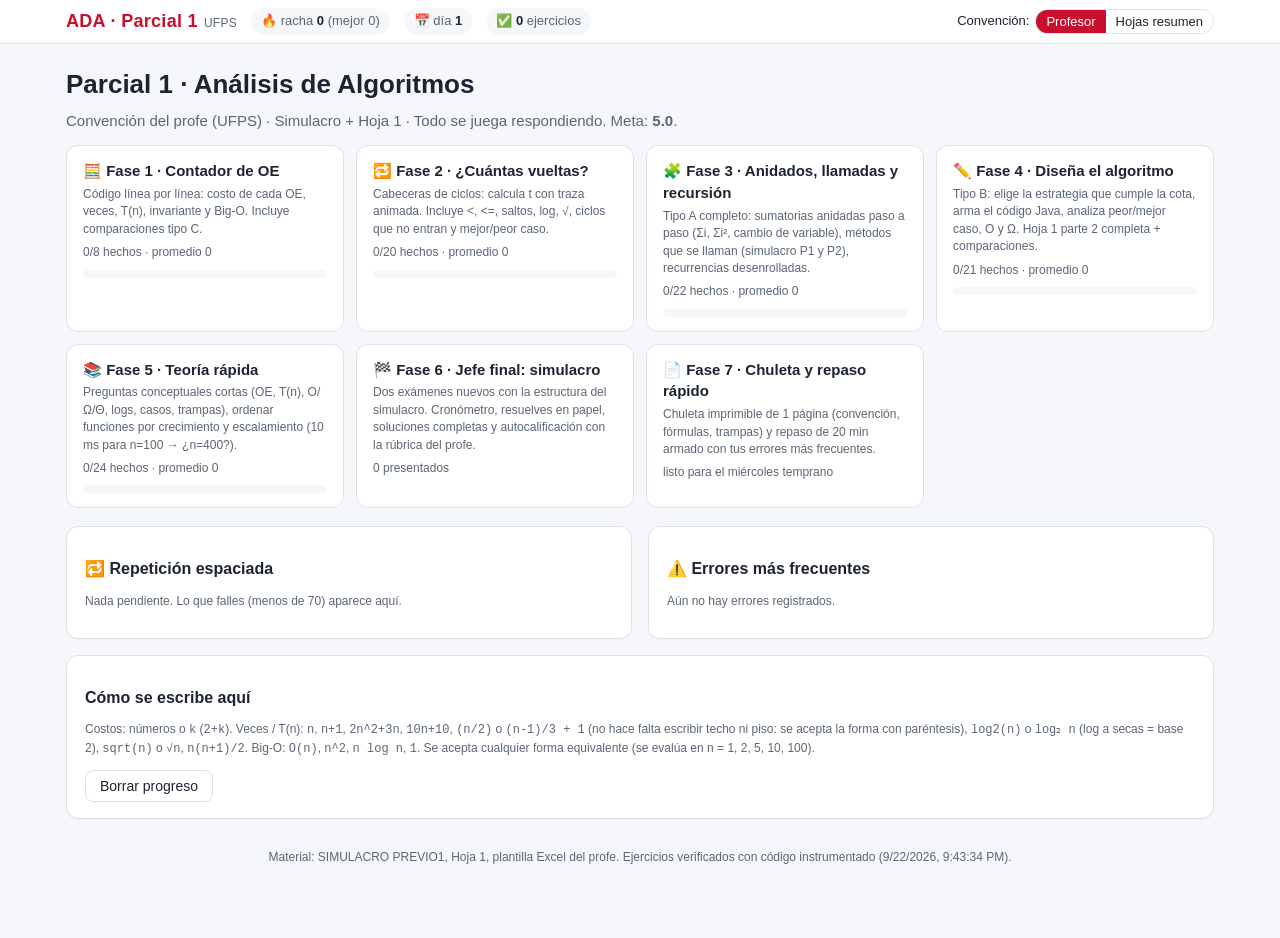
<file: index.html>
<!DOCTYPE html>
<html lang="es">
<head>
<meta charset="utf-8">
<meta name="viewport" content="width=device-width, initial-scale=1">
<title>Parcial ADA · Práctica</title>
<link rel="stylesheet" href="lib/katex/katex.min.css">
<link rel="stylesheet" href="css/estilo.css">
</head>
<body>
<header class="cab">
  <div class="fila">
    <a class="logo" href="#inicio">ADA · Parcial 1<small>UFPS</small></a>
    <span class="stat" id="stRacha"></span>
    <span class="stat" id="stDias"></span>
    <span class="stat" id="stHechos"></span>
    <span class="espacio"></span>
    <div class="conv" title="Convención de conteo de OE">Convención:
      <span class="sw"><button data-conv="prof">Profesor</button><button data-conv="hojas">Hojas resumen</button></span>
    </div>
  </div>
</header>
<main id="vista"></main>

<script src="lib/katex/katex.min.js"></script>
<script src="js/formulas.js"></script>
<script src="js/nucleo.js"></script>
<script src="data/_verificado.js"></script>
<script src="data/f1.js"></script>
<script src="data/f2.js"></script>
<script src="data/f3.js"></script>
<script src="data/f4.js"></script>
<script src="data/f5.js"></script>
<script src="data/f6.js"></script>
<script src="js/contador.js"></script>
<script src="js/vueltas.js"></script>
<script src="js/anidados.js"></script>
<script src="js/diseno.js"></script>
<script src="js/teoria.js"></script>
<script src="js/repaso.js"></script>
<script src="js/examen.js"></script>
<script src="js/app.js"></script>
</body>
</html>
</file>
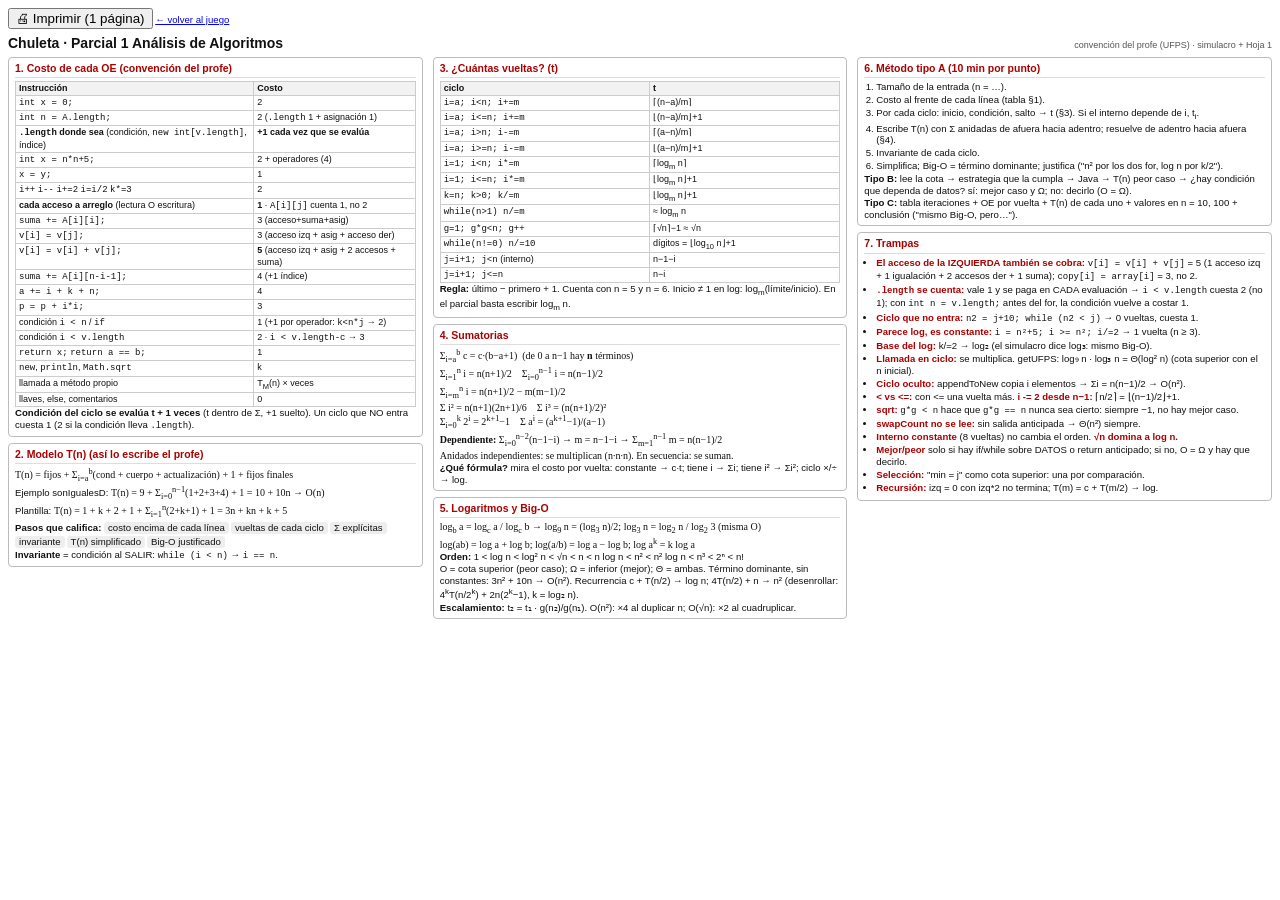
<file: chuleta.html>
<!DOCTYPE html>
<html lang="es">
<head>
<meta charset="utf-8">
<title>Chuleta · Parcial 1 ADA</title>
<style>
  @page { size: A4 portrait; margin: 8mm; }
  * { box-sizing: border-box; }
  body { font-family: "Segoe UI", Arial, sans-serif; font-size: 9.6px; line-height: 1.25; color: #111; margin: 0; padding: 8px; background: #fff; }
  h1 { font-size: 14px; margin: 0 0 4px; display: flex; justify-content: space-between; align-items: baseline; }
  h1 small { font-size: 9px; font-weight: 400; color: #555; }
  .cols { column-count: 3; column-gap: 10px; }
  .caja { break-inside: avoid; border: 1px solid #bbb; border-radius: 4px; padding: 4px 6px; margin: 0 0 6px; }
  .caja h2 { font-size: 10.5px; margin: 0 0 3px; padding-bottom: 2px; border-bottom: 1px solid #ddd; color: #a00; }
  table { border-collapse: collapse; width: 100%; font-size: 9px; }
  td, th { border: 1px solid #ccc; padding: 1px 3px; vertical-align: top; }
  th { background: #f2f2f2; text-align: left; font-weight: 600; }
  code { font-family: Consolas, "Courier New", monospace; font-size: 9px; }
  .f { font-family: "Cambria Math", "Times New Roman", serif; font-size: 10px; }
  ul { margin: 2px 0 2px 12px; padding: 0; } li { margin: 1px 0; }
  .trampa li b { color: #a00; }
  .noprint { margin-bottom: 6px; } @media print { .noprint { display: none; } body { padding: 0; } }
  .paso { display: inline-block; background: #eee; border-radius: 3px; padding: 0 4px; margin: 1px 2px 1px 0; }
</style>
</head>
<body>
<div class="noprint"><button onclick="window.print()">🖨 Imprimir (1 página)</button> <a href="index.html">← volver al juego</a></div>
<h1>Chuleta · Parcial 1 Análisis de Algoritmos <small>convención del profe (UFPS) · simulacro + Hoja 1</small></h1>
<div class="cols">

<div class="caja"><h2>1. Costo de cada OE (convención del profe)</h2>
<table>
<tr><th>Instrucción</th><th>Costo</th></tr>
<tr><td><code>int x = 0;</code></td><td>2</td></tr>
<tr><td><code>int n = A.length;</code></td><td>2 (<code>.length</code> 1 + asignación 1)</td></tr>
<tr><td><b><code>.length</code> donde sea</b> (condición, <code>new int[v.length]</code>, índice)</td><td><b>+1 cada vez que se evalúa</b></td></tr>
<tr><td><code>int x = n*n+5;</code></td><td>2 + operadores (4)</td></tr>
<tr><td><code>x = y;</code></td><td>1</td></tr>
<tr><td><code>i++</code> <code>i--</code> <code>i+=2</code> <code>i=i/2</code> <code>k*=3</code></td><td>2</td></tr>
<tr><td><b>cada acceso a arreglo</b> (lectura O escritura)</td><td><b>1</b> · <code>A[i][j]</code> cuenta 1, no 2</td></tr>
<tr><td><code>suma += A[i][i];</code></td><td>3 (acceso+suma+asig)</td></tr>
<tr><td><code>v[i] = v[j];</code></td><td>3 (acceso izq + asig + acceso der)</td></tr>
<tr><td><code>v[i] = v[i] + v[j];</code></td><td><b>5</b> (acceso izq + asig + 2 accesos + suma)</td></tr>
<tr><td><code>suma += A[i][n-i-1];</code></td><td>4 (+1 índice)</td></tr>
<tr><td><code>a += i + k + n;</code></td><td>4</td></tr>
<tr><td><code>p = p + i*i;</code></td><td>3</td></tr>
<tr><td>condición <code>i &lt; n</code> / <code>if</code></td><td>1 (+1 por operador: <code>k&lt;n*j</code> → 2)</td></tr>
<tr><td>condición <code>i &lt; v.length</code></td><td>2 · <code>i &lt; v.length-c</code> → 3</td></tr>
<tr><td><code>return x;</code> <code>return a == b;</code></td><td>1</td></tr>
<tr><td><code>new</code>, <code>println</code>, <code>Math.sqrt</code></td><td>k</td></tr>
<tr><td>llamada a método propio</td><td>T<sub>M</sub>(n) × veces</td></tr>
<tr><td>llaves, else, comentarios</td><td>0</td></tr>
</table>
<b>Condición del ciclo se evalúa t + 1 veces</b> (t dentro de Σ, +1 suelto). Un ciclo que NO entra cuesta 1 (2 si la condición lleva <code>.length</code>).</div>

<div class="caja"><h2>2. Modelo T(n) (así lo escribe el profe)</h2>
<div class="f">T(n) = fijos + Σ<sub>i=a</sub><sup>b</sup>(cond + cuerpo + actualización) + 1 + fijos finales</div>
Ejemplo sonIgualesD: <span class="f">T(n) = 9 + Σ<sub>i=0</sub><sup>n−1</sup>(1+2+3+4) + 1 = 10 + 10n → O(n)</span><br>
Plantilla: <span class="f">T(n) = 1 + k + 2 + 1 + Σ<sub>i=1</sub><sup>n</sup>(2+k+1) + 1 = 3n + kn + k + 5</span><br>
<b>Pasos que califica:</b> <span class="paso">costo encima de cada línea</span><span class="paso">vueltas de cada ciclo</span><span class="paso">Σ explícitas</span><span class="paso">invariante</span><span class="paso">T(n) simplificado</span><span class="paso">Big-O justificado</span><br>
<b>Invariante</b> = condición al SALIR: <code>while (i &lt; n)</code> → <code>i == n</code>.</div>

<div class="caja"><h2>3. ¿Cuántas vueltas? (t)</h2>
<table>
<tr><th>ciclo</th><th>t</th></tr>
<tr><td><code>i=a; i&lt;n; i+=m</code></td><td>⌈(n−a)/m⌉</td></tr>
<tr><td><code>i=a; i&lt;=n; i+=m</code></td><td>⌊(n−a)/m⌋+1</td></tr>
<tr><td><code>i=a; i&gt;n; i-=m</code></td><td>⌈(a−n)/m⌉</td></tr>
<tr><td><code>i=a; i&gt;=n; i-=m</code></td><td>⌊(a−n)/m⌋+1</td></tr>
<tr><td><code>i=1; i&lt;n; i*=m</code></td><td>⌈log<sub>m</sub> n⌉</td></tr>
<tr><td><code>i=1; i&lt;=n; i*=m</code></td><td>⌊log<sub>m</sub> n⌋+1</td></tr>
<tr><td><code>k=n; k&gt;0; k/=m</code></td><td>⌊log<sub>m</sub> n⌋+1</td></tr>
<tr><td><code>while(n&gt;1) n/=m</code></td><td>≈ log<sub>m</sub> n</td></tr>
<tr><td><code>g=1; g*g&lt;n; g++</code></td><td>⌈√n⌉−1 ≈ √n</td></tr>
<tr><td><code>while(n!=0) n/=10</code></td><td>dígitos = ⌊log<sub>10</sub> n⌋+1</td></tr>
<tr><td><code>j=i+1; j&lt;n</code> (interno)</td><td>n−1−i</td></tr>
<tr><td><code>j=i+1; j&lt;=n</code></td><td>n−i</td></tr>
</table>
<b>Regla:</b> último − primero + 1. Cuenta con n = 5 y n = 6. Inicio ≠ 1 en log: log<sub>m</sub>(límite/inicio). En el parcial basta escribir log<sub>m</sub> n.</div>

<div class="caja"><h2>4. Sumatorias</h2>
<div class="f">
Σ<sub>i=a</sub><sup>b</sup> c = c·(b−a+1) &nbsp;(de 0 a n−1 hay <b>n</b> términos)<br>
Σ<sub>i=1</sub><sup>n</sup> i = n(n+1)/2 &nbsp;&nbsp; Σ<sub>i=0</sub><sup>n−1</sup> i = n(n−1)/2<br>
Σ<sub>i=m</sub><sup>n</sup> i = n(n+1)/2 − m(m−1)/2<br>
Σ i² = n(n+1)(2n+1)/6 &nbsp;&nbsp; Σ i³ = (n(n+1)/2)²<br>
Σ<sub>i=0</sub><sup>k</sup> 2<sup>i</sup> = 2<sup>k+1</sup>−1 &nbsp;&nbsp; Σ a<sup>i</sup> = (a<sup>k+1</sup>−1)/(a−1)<br>
<b>Dependiente:</b> Σ<sub>i=0</sub><sup>n−2</sup>(n−1−i) → m = n−1−i → Σ<sub>m=1</sub><sup>n−1</sup> m = n(n−1)/2<br>
Anidados independientes: se multiplican (n·n·n). En secuencia: se suman.
</div>
<b>¿Qué fórmula?</b> mira el costo por vuelta: constante → c·t; tiene i → Σi; tiene i² → Σi²; ciclo ×/÷ → log.</div>

<div class="caja"><h2>5. Logaritmos y Big-O</h2>
<div class="f">log<sub>b</sub> a = log<sub>c</sub> a / log<sub>c</sub> b → log<sub>9</sub> n = (log<sub>3</sub> n)/2; log<sub>3</sub> n = log<sub>2</sub> n / log<sub>2</sub> 3 (misma O)<br>
log(ab) = log a + log b; log(a/b) = log a − log b; log a<sup>k</sup> = k log a</div>
<b>Orden:</b> 1 &lt; log n &lt; log² n &lt; √n &lt; n &lt; n log n &lt; n² &lt; n² log n &lt; n³ &lt; 2ⁿ &lt; n! <br>
O = cota superior (peor caso); Ω = inferior (mejor); Θ = ambas. Término dominante, sin constantes: 3n² + 10n → O(n²). Recurrencia c + T(n/2) → log n; 4T(n/2) + n → n² (desenrollar: 4<sup>k</sup>T(n/2<sup>k</sup>) + 2n(2<sup>k</sup>−1), k = log₂ n).<br>
<b>Escalamiento:</b> t₂ = t₁ · g(n₂)/g(n₁). O(n²): ×4 al duplicar n; O(√n): ×2 al cuadruplicar.</div>

<div class="caja"><h2>6. Método tipo A (10 min por punto)</h2>
<ol style="margin:2px 0 0 12px;padding:0">
<li>Tamaño de la entrada (n = …).</li>
<li>Costo al frente de cada línea (tabla §1).</li>
<li>Por cada ciclo: inicio, condición, salto → t (§3). Si el interno depende de i, t<sub>i</sub>.</li>
<li>Escribe T(n) con Σ anidadas de afuera hacia adentro; resuelve de adentro hacia afuera (§4).</li>
<li>Invariante de cada ciclo.</li>
<li>Simplifica; Big-O = término dominante; justifica ("n² por los dos for, log n por k/2").</li>
</ol>
<b>Tipo B:</b> lee la cota → estrategia que la cumpla → Java → T(n) peor caso → ¿hay condición que dependa de datos? sí: mejor caso y Ω; no: decirlo (O = Ω).<br>
<b>Tipo C:</b> tabla iteraciones + OE por vuelta + T(n) de cada uno + valores en n = 10, 100 + conclusión ("mismo Big-O, pero…").</div>

<div class="caja trampa"><h2>7. Trampas</h2>
<ul>
<li><b>El acceso de la IZQUIERDA también se cobra:</b> <code>v[i] = v[i] + v[j]</code> = 5 (1 acceso izq + 1 igualación + 2 accesos der + 1 suma); <code>copy[i] = array[i]</code> = 3, no 2.</li>
<li><b><code>.length</code> se cuenta:</b> vale 1 y se paga en CADA evaluación → <code>i &lt; v.length</code> cuesta 2 (no 1); con <code>int n = v.length;</code> antes del for, la condición vuelve a costar 1.</li>
<li><b>Ciclo que no entra:</b> <code>n2 = j+10; while (n2 &lt; j)</code> → 0 vueltas, cuesta 1.</li>
<li><b>Parece log, es constante:</b> <code>i = n²+5; i &gt;= n²; i/=2</code> → 1 vuelta (n ≥ 3).</li>
<li><b>Base del log:</b> k/=2 → log₂ (el simulacro dice log₃: mismo Big-O).</li>
<li><b>Llamada en ciclo:</b> se multiplica. getUFPS: log₉ n · log₃ n = Θ(log² n) (cota superior con el n inicial).</li>
<li><b>Ciclo oculto:</b> appendToNew copia i elementos → Σi = n(n−1)/2 → O(n²).</li>
<li><b>&lt; vs &lt;=:</b> con &lt;= una vuelta más. <b>i -= 2 desde n−1:</b> ⌈n/2⌉ = ⌊(n−1)/2⌋+1.</li>
<li><b>sqrt:</b> <code>g*g &lt; n</code> hace que <code>g*g == n</code> nunca sea cierto: siempre −1, no hay mejor caso.</li>
<li><b>swapCount no se lee:</b> sin salida anticipada → Θ(n²) siempre.</li>
<li><b>Interno constante</b> (8 vueltas) no cambia el orden. <b>√n domina a log n.</b></li>
<li><b>Mejor/peor</b> solo si hay if/while sobre DATOS o return anticipado; si no, O = Ω y hay que decirlo.</li>
<li><b>Selección:</b> "min = j" como cota superior: una por comparación.</li>
<li><b>Recursión:</b> izq = 0 con izq*2 no termina; T(m) = c + T(m/2) → log.</li>
</ul></div>

</div>
</body>
</html>
</file>
<file: css/estilo.css>
:root {
  --bg: #f6f7fb; --panel: #ffffff; --texto: #1d2430; --suave: #5b6675; --borde: #dde2ea;
  --acento: #c8102e; --acento2: #8a0b20; --ok: #1f9d55; --okbg: #e6f7ec; --mal: #d1352b; --malbg: #fdecea;
  --alt: #b7791f; --altbg: #fff6e0; --info: #2b6cb0; --infobg: #e8f1fb; --code: #f1f3f8;
  --mono: "Cascadia Code", "Fira Code", Consolas, "Courier New", monospace;
  --sans: "Segoe UI", Roboto, Helvetica, Arial, sans-serif;
}
* { box-sizing: border-box; }
html, body { margin: 0; padding: 0; background: var(--bg); color: var(--texto); font-family: var(--sans); font-size: 15px; line-height: 1.45; }
a { color: var(--info); }
button { font-family: inherit; font-size: 14px; cursor: pointer; border-radius: 8px; border: 1px solid var(--borde); background: #fff; padding: 7px 14px; color: var(--texto); transition: background .15s, transform .05s; }
button:hover { background: #f0f2f7; }
button:active { transform: translateY(1px); }
button.primario { background: var(--acento); border-color: var(--acento); color: #fff; font-weight: 600; }
button.primario:hover { background: var(--acento2); }
button.secundario { background: var(--infobg); border-color: #c5d8ee; color: var(--info); }
button:disabled { opacity: .5; cursor: not-allowed; }
input[type=text] { font-family: var(--mono); font-size: 14px; padding: 5px 8px; border: 1px solid var(--borde); border-radius: 6px; background: #fff; color: var(--texto); }
input[type=text]:focus { outline: 2px solid #c5d8ee; border-color: var(--info); }
input.ok { border-color: var(--ok); background: var(--okbg); }
input.mal { border-color: var(--mal); background: var(--malbg); }
input.alt { border-color: var(--alt); background: var(--altbg); }
code, .mono, pre, table.oe td.cod, input[type=text] { font-variant-ligatures: none; font-feature-settings: "liga" 0, "calt" 0; }
code, .mono { font-family: var(--mono); }

header.cab { background: #fff; border-bottom: 1px solid var(--borde); position: sticky; top: 0; z-index: 10; }
.cab .fila { max-width: 1180px; margin: 0 auto; display: flex; align-items: center; gap: 14px; padding: 8px 16px; flex-wrap: wrap; }
.cab .logo { font-weight: 800; color: var(--acento); font-size: 18px; text-decoration: none; letter-spacing: .3px; }
.cab .logo small { color: var(--suave); font-weight: 500; font-size: 12px; margin-left: 6px; }
.cab .espacio { flex: 1; }
.cab .stat { font-size: 13px; color: var(--suave); background: var(--bg); padding: 4px 10px; border-radius: 20px; }
.cab .stat b { color: var(--texto); }
.conv { display: flex; align-items: center; gap: 6px; font-size: 13px; }
.conv .sw { display: inline-flex; border: 1px solid var(--borde); border-radius: 20px; overflow: hidden; }
.conv .sw button { border: 0; border-radius: 0; padding: 4px 10px; font-size: 13px; }
.conv .sw button.activo { background: var(--acento); color: #fff; }

main { max-width: 1180px; margin: 0 auto; padding: 18px 16px 60px; }
h1 { font-size: 26px; margin: 4px 0 6px; } h2 { font-size: 20px; margin: 18px 0 8px; } h3 { font-size: 16px; margin: 14px 0 6px; }
.sub { color: var(--suave); margin: 0 0 14px; }
.panel { background: var(--panel); border: 1px solid var(--borde); border-radius: 12px; padding: 16px 18px; margin-bottom: 16px; box-shadow: 0 1px 2px rgba(0,0,0,.03); }
.panel.bloqueado { opacity: .55; pointer-events: none; }
.tarjetas { display: grid; grid-template-columns: repeat(auto-fill, minmax(260px, 1fr)); gap: 12px; }
.tarjeta { background: #fff; border: 1px solid var(--borde); border-radius: 12px; padding: 14px 16px; cursor: pointer; transition: box-shadow .15s, transform .1s; position: relative; }
.tarjeta:hover { box-shadow: 0 4px 14px rgba(0,0,0,.08); transform: translateY(-1px); }
.tarjeta h3 { margin: 0 0 4px; font-size: 15px; }
.tarjeta .meta { font-size: 12px; color: var(--suave); }
.tarjeta .puntos { position: absolute; top: 12px; right: 12px; font-size: 12px; font-weight: 700; padding: 2px 8px; border-radius: 12px; background: var(--bg); color: var(--suave); }
.tarjeta .puntos.bien { background: var(--okbg); color: var(--ok); } .tarjeta .puntos.regular { background: var(--altbg); color: var(--alt); } .tarjeta .puntos.malo { background: var(--malbg); color: var(--mal); }
.tarjeta.pendiente { border-color: #c5d8ee; }
.etiqueta { display: inline-block; font-size: 11px; font-weight: 700; padding: 1px 7px; border-radius: 10px; background: var(--infobg); color: var(--info); margin-right: 4px; letter-spacing: .3px; }
.etiqueta.A { background: #e8f1fb; color: #2b6cb0; } .etiqueta.B { background: #eaf7ea; color: #2f7d32; } .etiqueta.C { background: #fff0e0; color: #b45309; }
.etiqueta.repaso { background: var(--malbg); color: var(--mal); }
.barra { height: 8px; background: var(--bg); border-radius: 4px; overflow: hidden; margin-top: 8px; }
.barra div { height: 100%; background: var(--ok); }

.enunciado { background: var(--infobg); border-left: 4px solid var(--info); padding: 10px 14px; border-radius: 6px; margin-bottom: 12px; }
.firma { font-family: var(--mono); font-size: 13px; color: var(--suave); margin-bottom: 8px; }
.pasos { display: flex; gap: 8px; margin-bottom: 14px; flex-wrap: wrap; }
.paso { font-size: 13px; padding: 4px 12px; border-radius: 20px; background: var(--bg); color: var(--suave); border: 1px solid var(--borde); }
.paso.activo { background: var(--acento); color: #fff; border-color: var(--acento); }
.paso.hecho { background: var(--okbg); color: var(--ok); border-color: #b7e4c7; }

table.oe { width: 100%; border-collapse: collapse; font-size: 14px; }
table.oe th { text-align: left; font-size: 12px; color: var(--suave); font-weight: 600; padding: 6px 8px; border-bottom: 2px solid var(--borde); }
table.oe td { padding: 4px 8px; border-bottom: 1px solid #eef0f4; vertical-align: middle; }
table.oe tr.parte td { background: #fafbfe; }
table.oe tr.parte td.cod { padding-left: 28px; font-size: 13px; }
table.oe tr.parte td.cod::before { content: attr(data-rol); color: var(--suave); font-family: var(--sans); font-size: 11px; margin-right: 8px; display: inline-block; width: 92px; }
table.oe td.num { color: var(--suave); width: 30px; font-family: var(--mono); font-size: 12px; }
table.oe td.cod { font-family: var(--mono); white-space: pre; }
table.oe td.in { width: 120px; } table.oe td.in input { width: 110px; }
table.oe td.est { width: 34px; text-align: center; font-size: 16px; }
table.oe tr.sin td.cod { color: var(--suave); }
table.oe tr.ciclo td.cod { font-weight: 600; }
.ind1 { padding-left: calc(8px + 3ch) !important; } .ind2 { padding-left: calc(8px + 6ch) !important; } .ind3 { padding-left: calc(8px + 9ch) !important; } .ind4 { padding-left: calc(8px + 12ch) !important; }
.kw { color: #7b2cbf; font-weight: 600; } .num { color: #b45309; } .tipo { color: #0f766e; } .str { color: #2f7d32; } .com { color: #8a8f98; font-style: italic; }
.explic { font-size: 13px; padding: 8px 12px; margin: 2px 0 6px; border-radius: 6px; background: var(--malbg); border-left: 3px solid var(--mal); }
.explic.alt { background: var(--altbg); border-color: var(--alt); }
.explic.info { background: var(--infobg); border-color: var(--info); }
.explic.ok { background: var(--okbg); border-color: var(--ok); }
.acciones { display: flex; gap: 8px; margin-top: 12px; flex-wrap: wrap; align-items: center; }
.acciones .pts { margin-left: auto; font-size: 13px; color: var(--suave); }
.pista { background: var(--altbg); border-left: 3px solid var(--alt); padding: 8px 12px; border-radius: 6px; margin-top: 10px; font-size: 14px; }
.campo { display: flex; align-items: center; gap: 10px; margin: 10px 0; flex-wrap: wrap; }
.campo label { min-width: 120px; font-weight: 600; }
.campo input[type=text] { flex: 1; min-width: 220px; max-width: 520px; }
.ayuda { font-size: 12px; color: var(--suave); }
.formula { font-size: 17px; margin: 6px 0; overflow-x: auto; }
.pasos-sol .item { padding: 8px 0; border-bottom: 1px dashed var(--borde); }
.pasos-sol .item:last-child { border-bottom: 0; }
.pasos-sol .txt { font-size: 14px; color: var(--suave); margin-bottom: 4px; }
.resultado { text-align: center; padding: 10px; }
.resultado .nota { font-size: 44px; font-weight: 800; color: var(--acento); }
.resultado .nota small { font-size: 16px; color: var(--suave); font-weight: 500; }
.dos { display: grid; grid-template-columns: 1fr 1fr; gap: 16px; }
@media (max-width: 900px) { .dos { grid-template-columns: 1fr; } }
table.cmp { border-collapse: collapse; margin: 8px 0; font-size: 14px; }
table.cmp th, table.cmp td { border: 1px solid var(--borde); padding: 5px 12px; text-align: center; }
table.cmp th { background: var(--bg); }
table.traza { border-collapse: collapse; font-family: var(--mono); font-size: 13px; margin-top: 8px; }
table.traza th, table.traza td { border: 1px solid var(--borde); padding: 3px 10px; text-align: center; }
table.traza th { background: var(--bg); font-family: var(--sans); font-weight: 600; }
table.traza tr.salida td { color: var(--mal); font-weight: 600; }
.opciones label { display: block; padding: 8px 12px; border: 1px solid var(--borde); border-radius: 8px; margin: 6px 0; cursor: pointer; }
.opciones label:hover { background: var(--bg); }
.opciones label.ok { background: var(--okbg); border-color: var(--ok); } .opciones label.mal { background: var(--malbg); border-color: var(--mal); }
.analogia { background: #fdf6ec; border-left: 3px solid #d97706; padding: 8px 12px; border-radius: 6px; font-size: 14px; margin-top: 8px; }
.analogia b { color: #b45309; }
.toast { position: fixed; bottom: 24px; left: 50%; transform: translate(-50%, 20px); background: #1d2430; color: #fff; padding: 10px 18px; border-radius: 10px; opacity: 0; transition: all .3s; z-index: 50; max-width: 90vw; font-size: 14px; }
.toast.ver { opacity: 1; transform: translate(-50%, 0); }
.toast.ok { background: var(--ok); } .toast.mal { background: var(--mal); } .toast.alt { background: var(--alt); }
.errores li { margin: 3px 0; }
.chip { display: inline-block; background: var(--bg); border: 1px solid var(--borde); border-radius: 14px; padding: 2px 10px; font-size: 12px; margin: 2px; }
.pie { color: var(--suave); font-size: 12px; text-align: center; margin-top: 30px; }
kbd { font-family: var(--mono); font-size: 12px; background: var(--bg); border: 1px solid var(--borde); border-radius: 4px; padding: 0 5px; }
details summary { cursor: pointer; color: var(--info); font-weight: 600; }

.etiqueta.V { background: #efe7fb; color: #6b21a8; }
pre.codigo-grande { font-family: var(--mono); font-size: 16px; background: var(--code); padding: 12px 16px; border-radius: 8px; overflow-x: auto; margin: 0 0 10px; line-height: 1.5; }
select { font-family: inherit; font-size: 14px; padding: 5px 8px; border: 1px solid var(--borde); border-radius: 6px; background: #fff; }

.etiqueta.R { background: #fde8f0; color: #9d174d; }
.guia-paso { border: 1px solid var(--borde); border-radius: 10px; padding: 12px 14px; margin: 10px 0; background: #fff; }
.guia-paso.ok { border-color: #b7e4c7; background: #f7fcf9; } .guia-paso.rev { border-color: #f1d9a3; background: #fffaf0; }
.guia-num { font-size: 11px; font-weight: 700; color: var(--suave); letter-spacing: .5px; text-transform: uppercase; }
.guia-preg { margin: 6px 0 8px; font-size: 15px; }
.gin { width: 100%; max-width: 480px; }

.exam-cab { display: flex; align-items: center; justify-content: space-between; gap: 12px; margin-bottom: 14px; flex-wrap: wrap; }
.reloj { font-family: var(--mono); font-size: 34px; font-weight: 700; background: #1d2430; color: #fff; padding: 6px 18px; border-radius: 10px; letter-spacing: 1px; }
.reloj.alerta { background: var(--mal); animation: parpadeo 1s infinite; }
@keyframes parpadeo { 50% { opacity: .6; } }
.panel.punto h2 { margin-top: 0; }
.rubrica { margin-top: 14px; border-top: 1px dashed var(--borde); padding-top: 10px; }
.rubrica table.cmp td, .rubrica table.cmp th { padding: 5px 8px; }
@media print { header.cab, .no-print, .acciones, .toast { display: none !important; } body { background: #fff; } .panel { border: 0; box-shadow: none; break-inside: avoid; padding: 0 0 10px; } .reloj { display: none; } pre.codigo-grande { background: #f3f3f3; border: 1px solid #ccc; } }

.banco { display: flex; flex-direction: column; gap: 6px; }
.linea-banco { border: 1px solid var(--borde); border-radius: 8px; padding: 6px 10px; background: #fff; cursor: pointer; font-family: var(--mono); font-size: 14px; }
.linea-banco:hover { background: var(--infobg); border-color: #c5d8ee; }
.etiqueta.Q { background: #e6f7f0; color: #0f766e; }
.qorden li { font-family: var(--mono); padding: 3px 0; }
.barra-repaso { position: fixed; bottom: 0; left: 0; right: 0; background: #1d2430; color: #fff; display: flex; align-items: center; gap: 10px; padding: 8px 16px; z-index: 40; font-size: 14px; box-shadow: 0 -2px 8px rgba(0,0,0,.2); }
.barra-repaso .espacio { flex: 1; } .barra-repaso button { padding: 5px 12px; }
</file>
